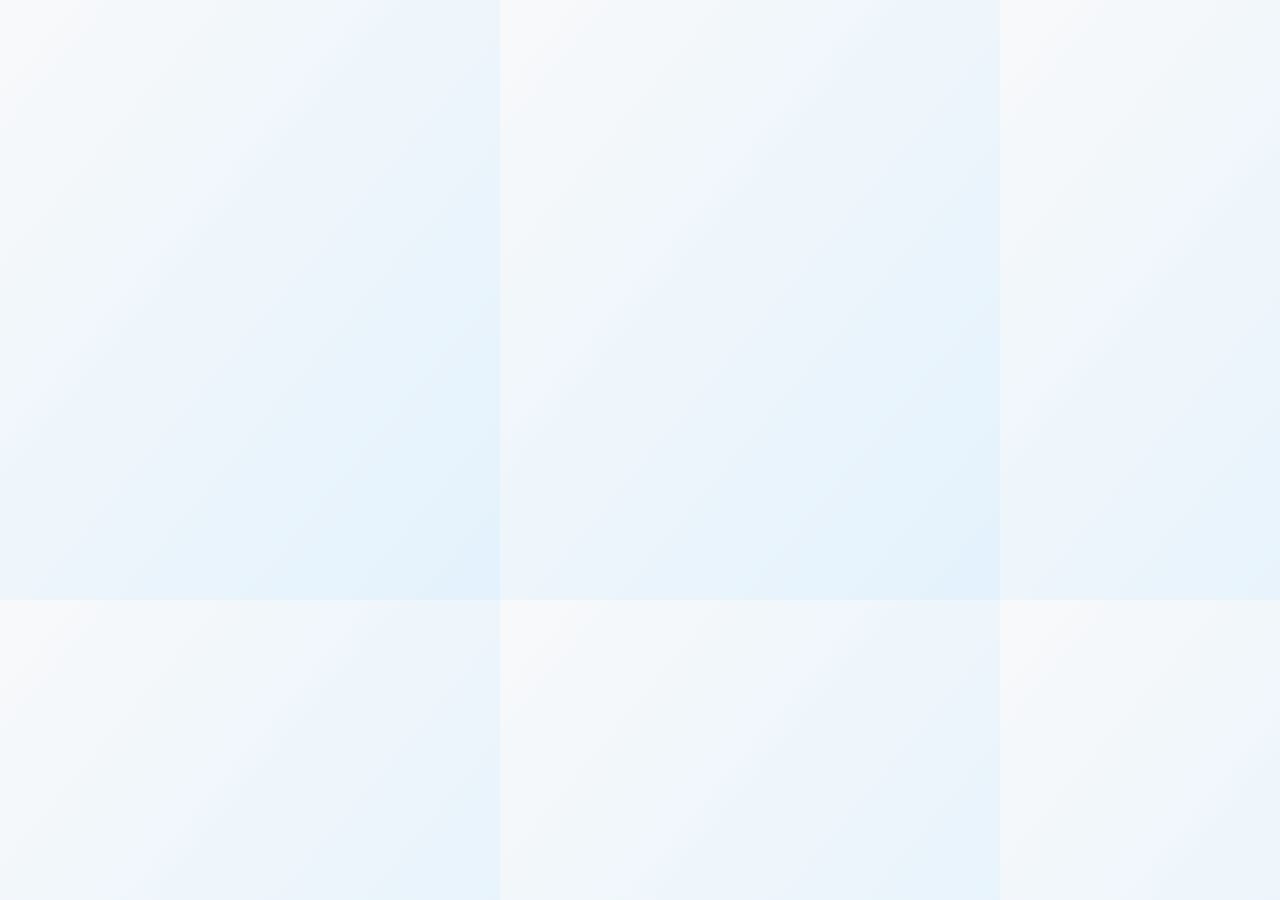
<file: index.html>
<!DOCTYPE html>
<html lang="en">

<head>
    <meta charset="UTF-8">
    <title>Daily Class Routine</title>
    <link href="https://cdn.jsdelivr.net/npm/bootstrap@5.3.3/dist/css/bootstrap.min.css" rel="stylesheet">
    <link rel="stylesheet" href="app/assets/css/style.css">
<style>
    
</style>
</head>

<body>
    
    <div class="wrapper">
        <button class="showNotification" id="showPopup">😐</button>
        <div class="page active" id="show-page-content">

        </div>
        <div class="nav-bar">
            <div class="nav-item" data-page="home">🏠 Home</div>
            <div class="nav-item" data-page="other">📚 Others</div>
            <div class="nav-item" data-page="notice">🗒️ Notice</div>
            <div class="nav-item" data-page="tools">🧰 Tools</div>
            <div class="nav-item" data-page="settings">⚙️ Settings</div>
        </div>

        <!-- Add Popup code here-->
        <div id="popupBox" class="custom-popup">
            <span class="close-btn" id="closePopup">&times;</span>
            <h5 class="mb-2">Heads Up! 🚀</h5>
            <p>
                Sometimes things might not work as expected. If you notice an issue and know how to fix it, you're more than welcome to help out!  
                <br><br>
                👉 <a href="https://github.com/sajedulisakib-001/AIUB_Portal_helper" target="_blank">Click here to visit the GitHub page</a>
            </p>
        </div>
       



    </div>
     <!-- Add Popup code here-->
    <div id="init-data-load" class="custom-popup">
        <h4 class="mb-2" style="font-weight: bold;">Welcome 👋</h4>
        <p>
            It looks like you've just installed the extension. Please click the button and wait while the data is being extracted from the portal.
            <br>
            <button class="btn btn-primary mt-3" id="initDataLoadBtn">Load Data</button>
        </p>
    </div>
     <!-- Add Popup code here-->
    <div id="init-data-loading" class="custom-popup">
        <div class="spinner-border text-primary" role="status">
            <span class="visually-hidden">Loading...</span>
        </div>
        <br>
        <h5>Loading...</h5>
    </div>
    <script src="app/assets/js/index.js" type="module"></script>
    
</body>

</html>
</file>
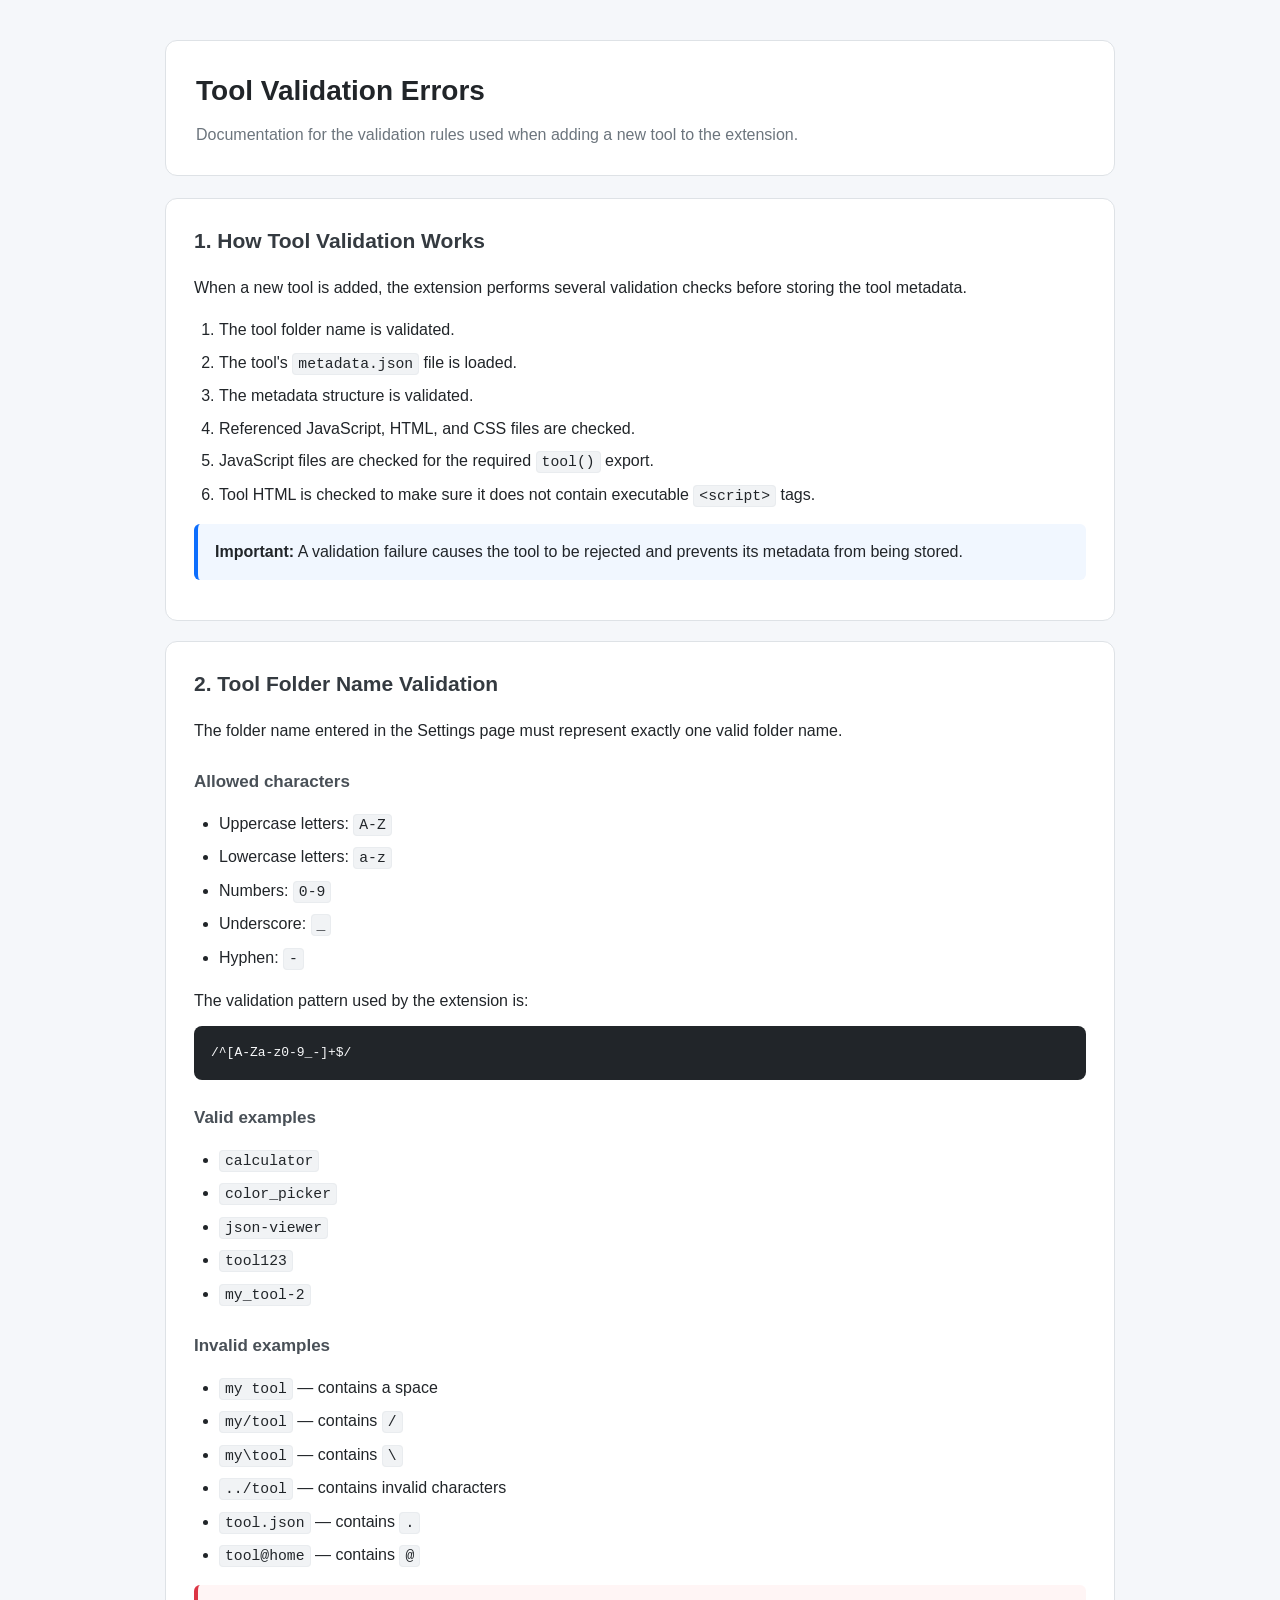
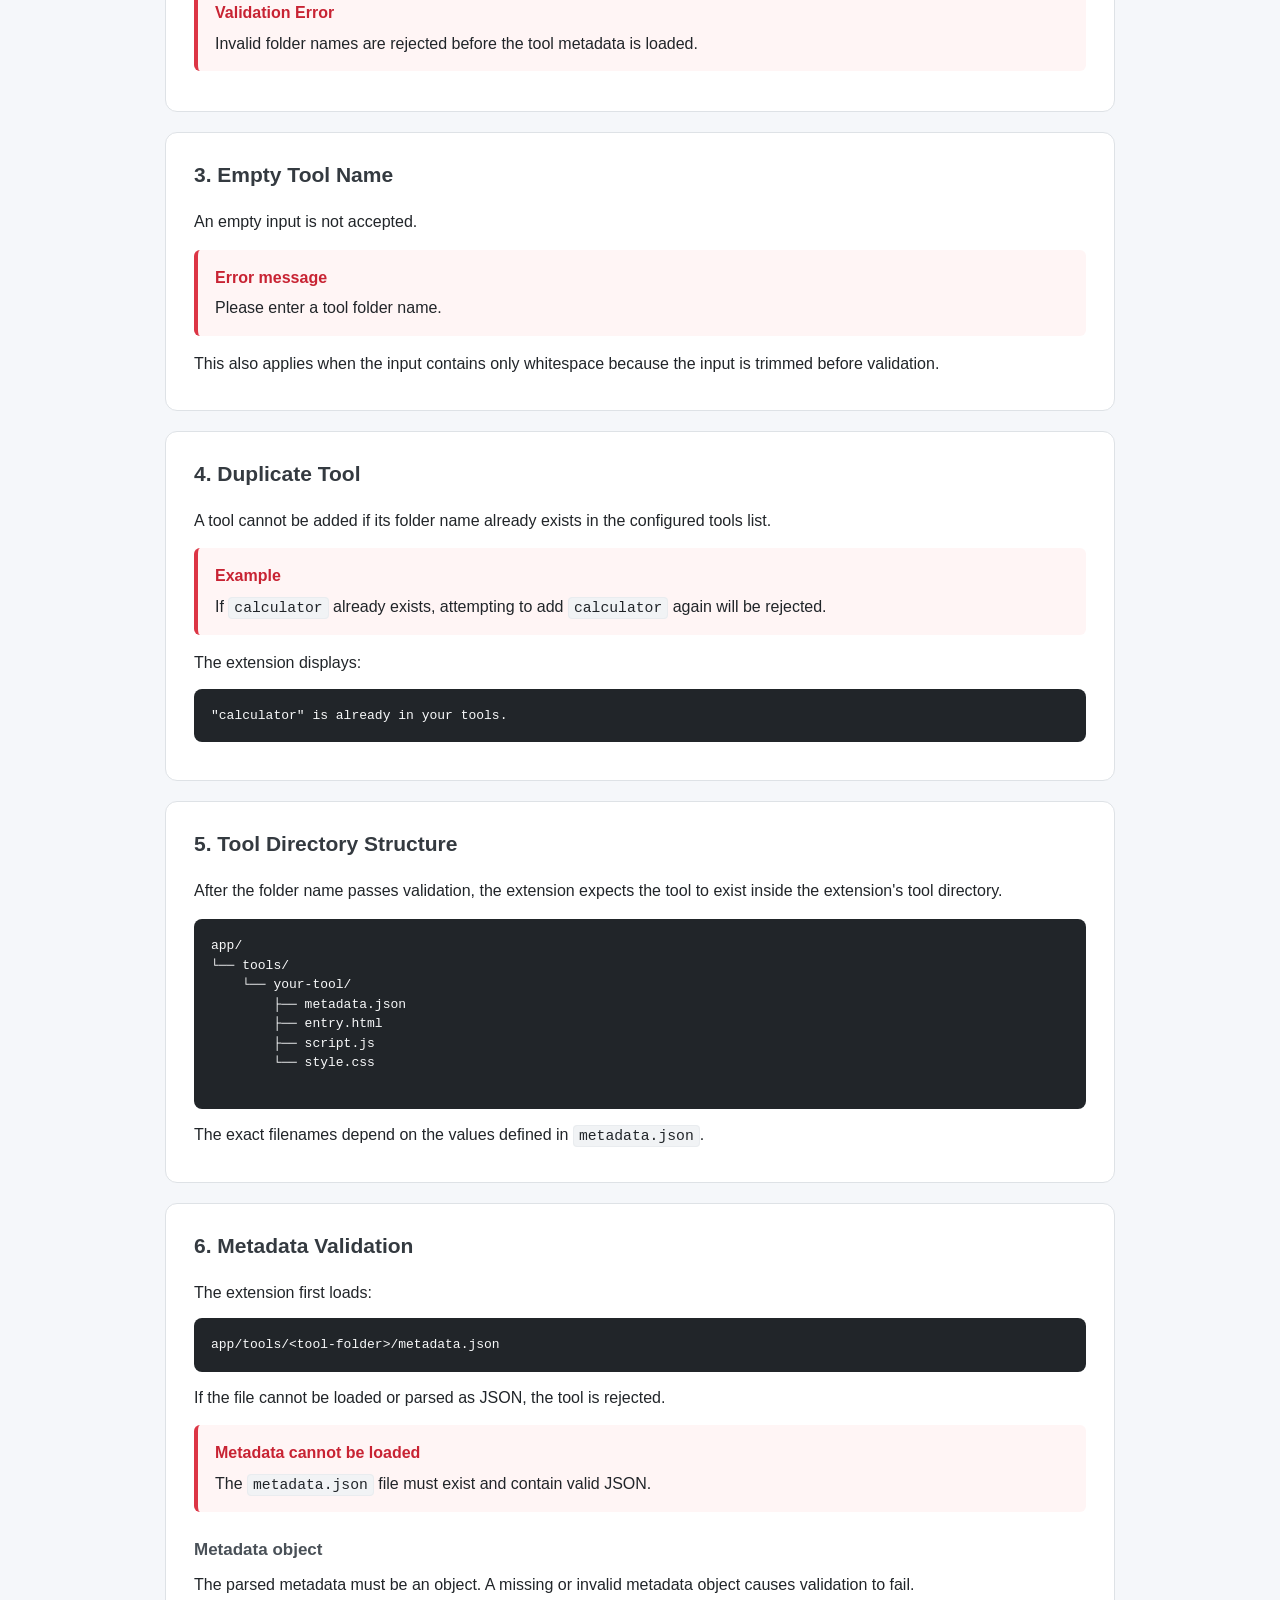
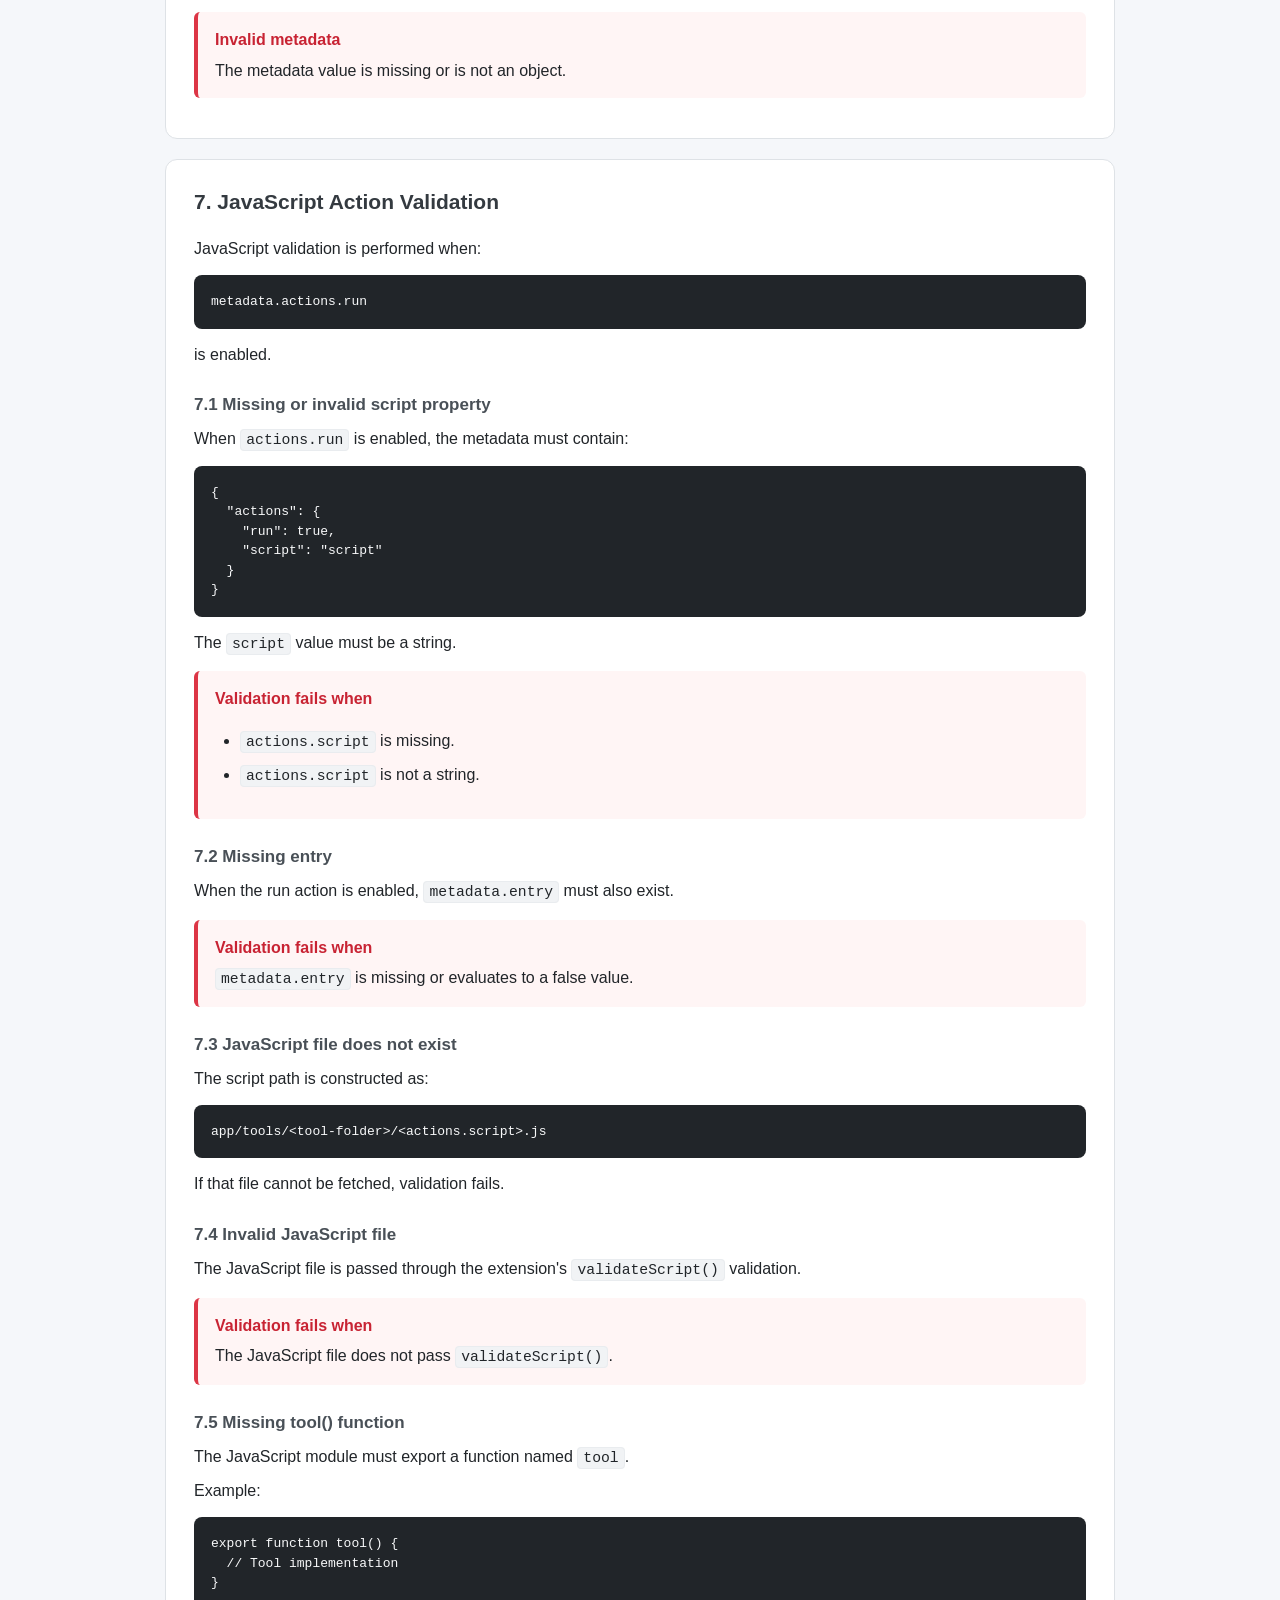
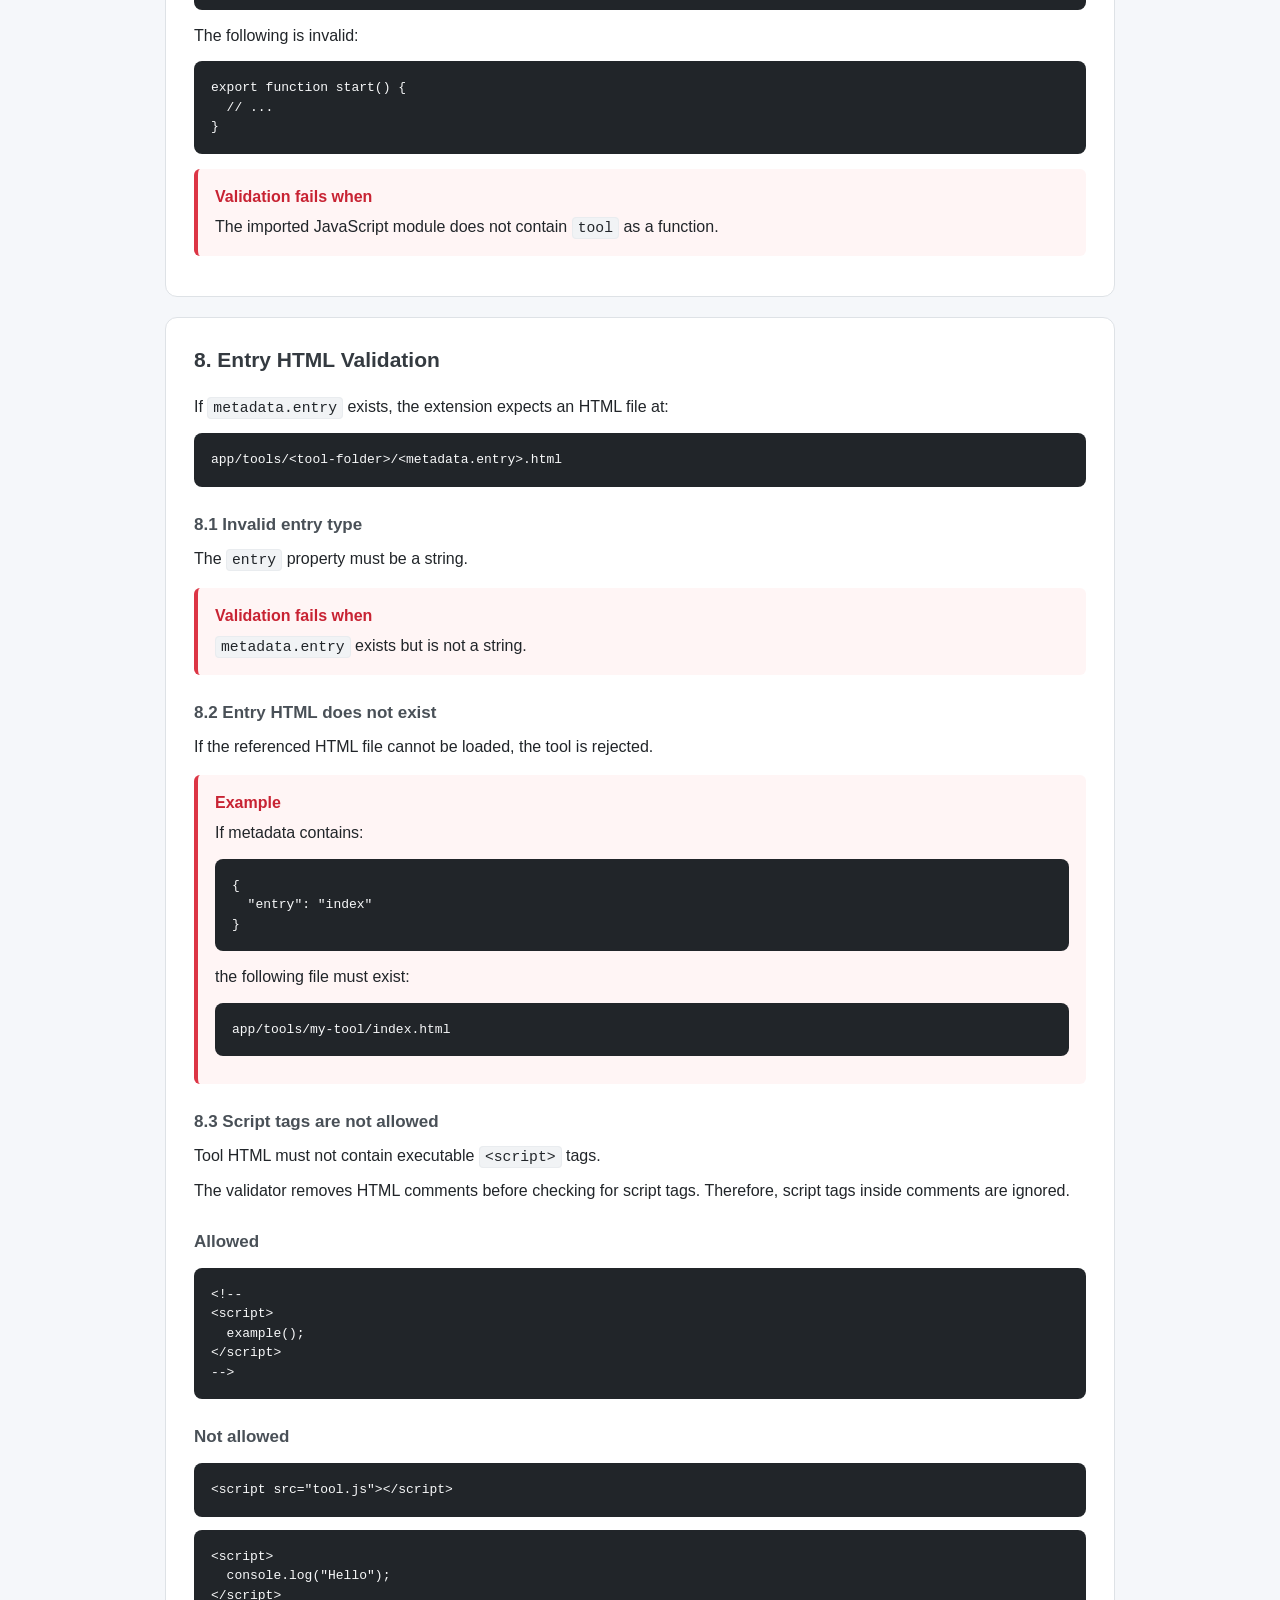
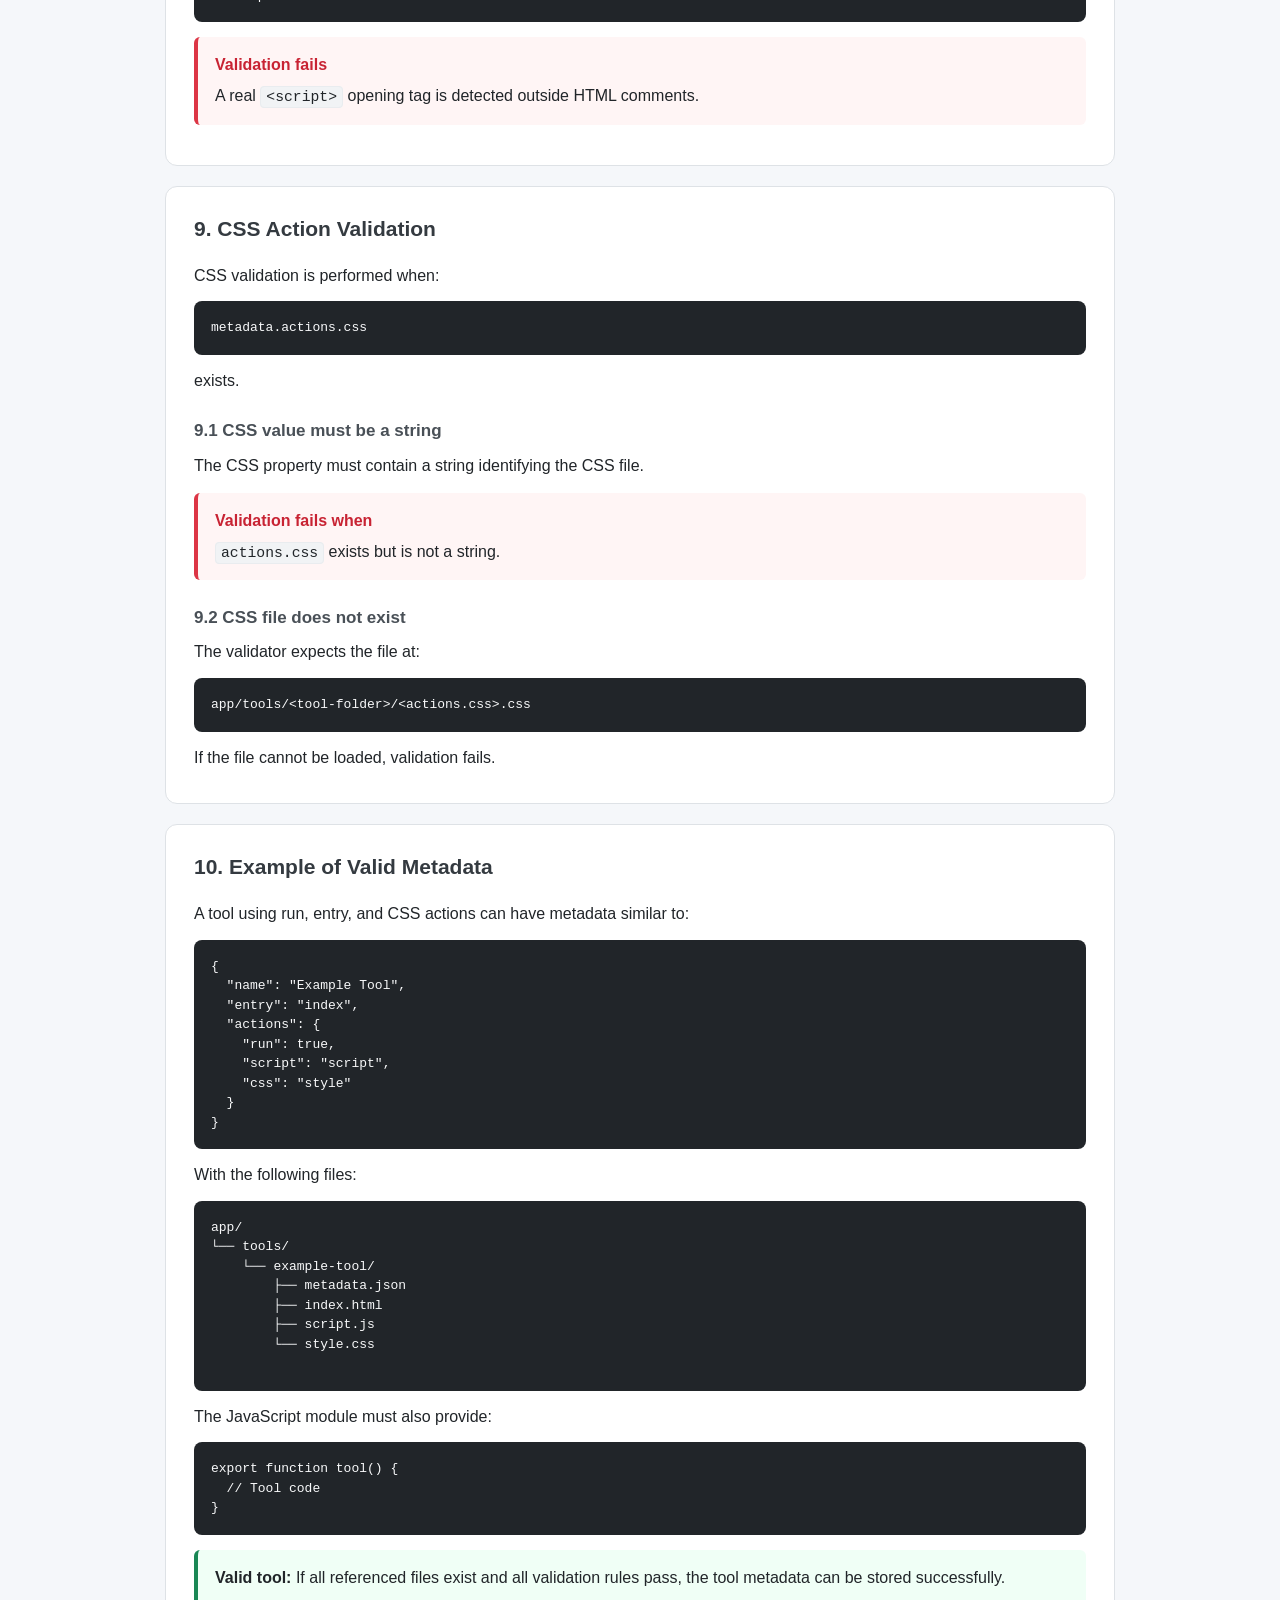
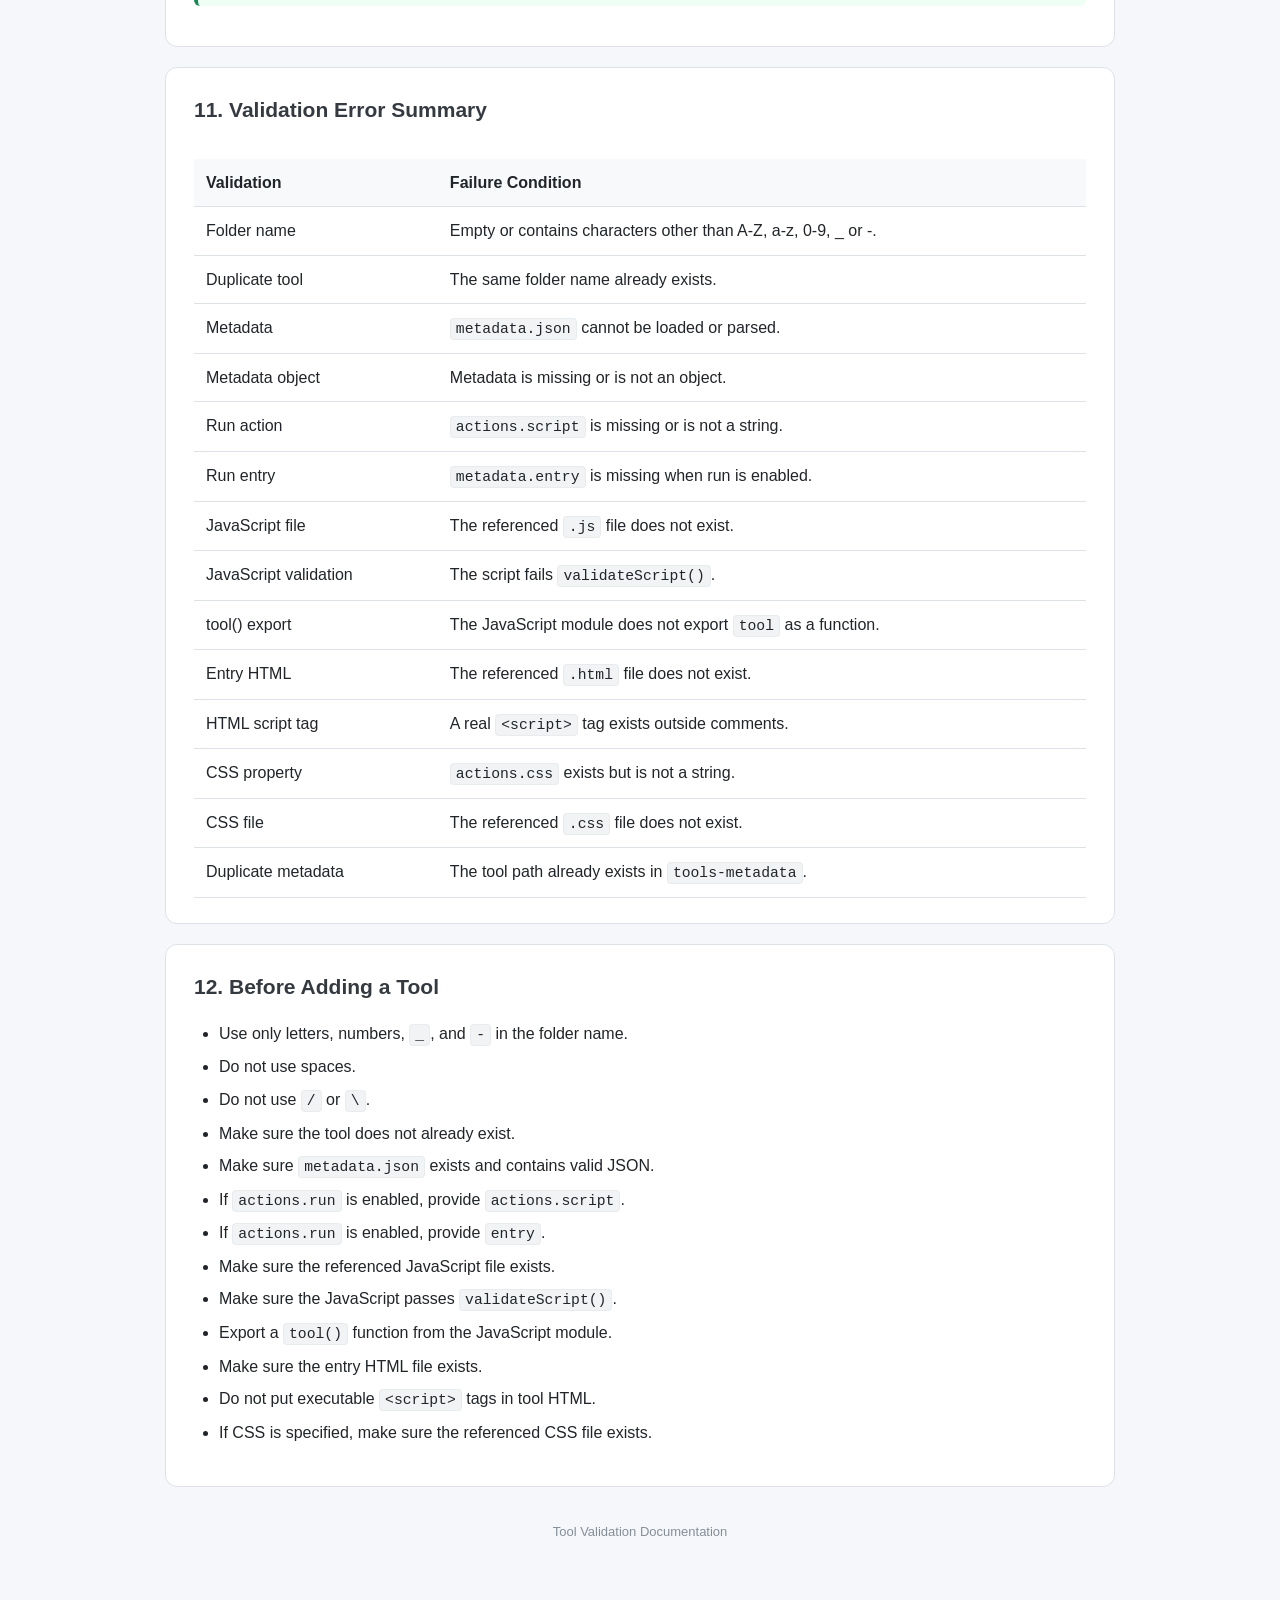
<file: app/pages/other/validationError.html>
<!DOCTYPE html>
<html lang="en">
<head>
  <meta charset="UTF-8">
  <meta name="viewport" content="width=device-width, initial-scale=1.0">

  <title>Tool Validation Errors</title>

  <style>
    * {
      box-sizing: border-box;
    }

    body {
      margin: 0;
      padding: 0;
      font-family: -apple-system, BlinkMacSystemFont, "Segoe UI", Roboto,
        Helvetica, Arial, sans-serif;
      background: #f5f7fa;
      color: #212529;
      line-height: 1.6;
    }

    .container {
      width: min(950px, calc(100% - 32px));
      margin: 40px auto;
    }

    .header {
      background: #ffffff;
      border: 1px solid #dee2e6;
      border-radius: 12px;
      padding: 28px 30px;
      margin-bottom: 22px;
    }

    .header h1 {
      margin: 0 0 8px;
      font-size: 28px;
      color: #212529;
    }

    .header p {
      margin: 0;
      color: #6c757d;
    }

    .section {
      background: #ffffff;
      border: 1px solid #dee2e6;
      border-radius: 12px;
      padding: 25px 28px;
      margin-bottom: 20px;
    }

    .section h2 {
      margin-top: 0;
      font-size: 21px;
      color: #343a40;
    }

    .section h3 {
      font-size: 17px;
      margin-top: 24px;
      margin-bottom: 8px;
      color: #495057;
    }

    .section p {
      margin: 8px 0;
    }

    .error {
      border-left: 4px solid #dc3545;
      background: #fff5f5;
      padding: 15px 17px;
      margin: 15px 0;
      border-radius: 6px;
    }

    .error-title {
      font-weight: 600;
      color: #c82333;
      margin-bottom: 5px;
    }

    .success {
      border-left: 4px solid #198754;
      background: #f0fff6;
      padding: 15px 17px;
      margin: 15px 0;
      border-radius: 6px;
    }

    .info {
      border-left: 4px solid #0d6efd;
      background: #f1f7ff;
      padding: 15px 17px;
      margin: 15px 0;
      border-radius: 6px;
    }

    code {
      background: #f1f3f5;
      border: 1px solid #e9ecef;
      border-radius: 4px;
      padding: 2px 5px;
      font-family: ui-monospace, SFMono-Regular, Menlo, Monaco, Consolas,
        "Liberation Mono", monospace;
      font-size: 0.92em;
    }

    pre {
      background: #212529;
      color: #f8f9fa;
      padding: 17px;
      border-radius: 8px;
      overflow-x: auto;
      line-height: 1.5;
      font-size: 13px;
    }

    ul,
    ol {
      padding-left: 25px;
    }

    li {
      margin: 7px 0;
    }

    .table-wrapper {
      overflow-x: auto;
    }

    table {
      width: 100%;
      border-collapse: collapse;
      margin-top: 15px;
    }

    th,
    td {
      text-align: left;
      padding: 11px 12px;
      border-bottom: 1px solid #dee2e6;
      vertical-align: top;
    }

    th {
      background: #f8f9fa;
      font-weight: 600;
    }

    .badge {
      display: inline-block;
      padding: 3px 8px;
      border-radius: 20px;
      font-size: 12px;
      font-weight: 600;
    }

    .badge-required {
      background: #ffe3e3;
      color: #c92a2a;
    }

    .badge-optional {
      background: #e7f5ff;
      color: #1864ab;
    }

    .structure {
      margin-top: 15px;
    }

    .footer {
      text-align: center;
      color: #868e96;
      font-size: 13px;
      padding: 15px 0 30px;
    }
  </style>
</head>

<body>

  <main class="container">

    <header class="header">
      <h1>Tool Validation Errors</h1>
      <p>
        Documentation for the validation rules used when adding a new tool
        to the extension.
      </p>
    </header>


    <!-- ========================================================= -->
    <!-- 1. OVERVIEW -->
    <!-- ========================================================= -->

    <section class="section">
      <h2>1. How Tool Validation Works</h2>

      <p>
        When a new tool is added, the extension performs several validation
        checks before storing the tool metadata.
      </p>

      <ol>
        <li>The tool folder name is validated.</li>
        <li>The tool's <code>metadata.json</code> file is loaded.</li>
        <li>The metadata structure is validated.</li>
        <li>Referenced JavaScript, HTML, and CSS files are checked.</li>
        <li>JavaScript files are checked for the required <code>tool()</code> export.</li>
        <li>Tool HTML is checked to make sure it does not contain executable
          <code>&lt;script&gt;</code> tags.</li>
      </ol>

      <div class="info">
        <strong>Important:</strong>
        A validation failure causes the tool to be rejected and prevents its
        metadata from being stored.
      </div>
    </section>


    <!-- ========================================================= -->
    <!-- 2. FOLDER NAME -->
    <!-- ========================================================= -->

    <section class="section">
      <h2>2. Tool Folder Name Validation</h2>

      <p>
        The folder name entered in the Settings page must represent exactly
        one valid folder name.
      </p>

      <h3>Allowed characters</h3>

      <ul>
        <li>Uppercase letters: <code>A-Z</code></li>
        <li>Lowercase letters: <code>a-z</code></li>
        <li>Numbers: <code>0-9</code></li>
        <li>Underscore: <code>_</code></li>
        <li>Hyphen: <code>-</code></li>
      </ul>

      <p>
        The validation pattern used by the extension is:
      </p>

      <pre>/^[A-Za-z0-9_-]+$/</pre>

      <h3>Valid examples</h3>

      <ul>
        <li><code>calculator</code></li>
        <li><code>color_picker</code></li>
        <li><code>json-viewer</code></li>
        <li><code>tool123</code></li>
        <li><code>my_tool-2</code></li>
      </ul>

      <h3>Invalid examples</h3>

      <ul>
        <li><code>my tool</code> — contains a space</li>
        <li><code>my/tool</code> — contains <code>/</code></li>
        <li><code>my\tool</code> — contains <code>\</code></li>
        <li><code>../tool</code> — contains invalid characters</li>
        <li><code>tool.json</code> — contains <code>.</code></li>
        <li><code>tool@home</code> — contains <code>@</code></li>
      </ul>

      <div class="error">
        <div class="error-title">Validation Error</div>
        Invalid folder names are rejected before the tool metadata is loaded.
      </div>
    </section>


    <!-- ========================================================= -->
    <!-- 3. EMPTY -->
    <!-- ========================================================= -->

    <section class="section">
      <h2>3. Empty Tool Name</h2>

      <p>
        An empty input is not accepted.
      </p>

      <div class="error">
        <div class="error-title">Error message</div>
        Please enter a tool folder name.
      </div>

      <p>
        This also applies when the input contains only whitespace because the
        input is trimmed before validation.
      </p>
    </section>


    <!-- ========================================================= -->
    <!-- 4. DUPLICATE -->
    <!-- ========================================================= -->

    <section class="section">
      <h2>4. Duplicate Tool</h2>

      <p>
        A tool cannot be added if its folder name already exists in the
        configured tools list.
      </p>

      <div class="error">
        <div class="error-title">Example</div>
        If <code>calculator</code> already exists, attempting to add
        <code>calculator</code> again will be rejected.
      </div>

      <p>
        The extension displays:
      </p>

      <pre>"calculator" is already in your tools.</pre>
    </section>


    <!-- ========================================================= -->
    <!-- 5. TOOL STRUCTURE -->
    <!-- ========================================================= -->

    <section class="section">
      <h2>5. Tool Directory Structure</h2>

      <p>
        After the folder name passes validation, the extension expects the
        tool to exist inside the extension's tool directory.
      </p>

      <div class="structure">
        <pre>
app/
└── tools/
    └── your-tool/
        ├── metadata.json
        ├── entry.html
        ├── script.js
        └── style.css
        </pre>
      </div>

      <p>
        The exact filenames depend on the values defined in
        <code>metadata.json</code>.
      </p>
    </section>


    <!-- ========================================================= -->
    <!-- 6. METADATA -->
    <!-- ========================================================= -->

    <section class="section">
      <h2>6. Metadata Validation</h2>

      <p>
        The extension first loads:
      </p>

      <pre>app/tools/&lt;tool-folder&gt;/metadata.json</pre>

      <p>
        If the file cannot be loaded or parsed as JSON, the tool is rejected.
      </p>

      <div class="error">
        <div class="error-title">Metadata cannot be loaded</div>
        The <code>metadata.json</code> file must exist and contain valid JSON.
      </div>

      <h3>Metadata object</h3>

      <p>
        The parsed metadata must be an object. A missing or invalid metadata
        object causes validation to fail.
      </p>

      <div class="error">
        <div class="error-title">Invalid metadata</div>
        The metadata value is missing or is not an object.
      </div>
    </section>


    <!-- ========================================================= -->
    <!-- 7. RUN ACTION -->
    <!-- ========================================================= -->

    <section class="section">
      <h2>7. JavaScript Action Validation</h2>

      <p>
        JavaScript validation is performed when:
      </p>

      <pre>metadata.actions.run</pre>

      <p>
        is enabled.
      </p>

      <h3>7.1 Missing or invalid script property</h3>

      <p>
        When <code>actions.run</code> is enabled, the metadata must contain:
      </p>

      <pre>{
  "actions": {
    "run": true,
    "script": "script"
  }
}</pre>

      <p>
        The <code>script</code> value must be a string.
      </p>

      <div class="error">
        <div class="error-title">Validation fails when</div>
        <ul>
          <li><code>actions.script</code> is missing.</li>
          <li><code>actions.script</code> is not a string.</li>
        </ul>
      </div>


      <h3>7.2 Missing entry</h3>

      <p>
        When the run action is enabled, <code>metadata.entry</code> must also
        exist.
      </p>

      <div class="error">
        <div class="error-title">Validation fails when</div>
        <code>metadata.entry</code> is missing or evaluates to a false value.
      </div>


      <h3>7.3 JavaScript file does not exist</h3>

      <p>
        The script path is constructed as:
      </p>

      <pre>app/tools/&lt;tool-folder&gt;/&lt;actions.script&gt;.js</pre>

      <p>
        If that file cannot be fetched, validation fails.
      </p>


      <h3>7.4 Invalid JavaScript file</h3>

      <p>
        The JavaScript file is passed through the extension's
        <code>validateScript()</code> validation.
      </p>

      <div class="error">
        <div class="error-title">Validation fails when</div>
        The JavaScript file does not pass <code>validateScript()</code>.
      </div>


      <h3>7.5 Missing tool() function</h3>

      <p>
        The JavaScript module must export a function named
        <code>tool</code>.
      </p>

      <p>
        Example:
      </p>

      <pre>export function tool() {
  // Tool implementation
}</pre>

      <p>
        The following is invalid:
      </p>

      <pre>export function start() {
  // ...
}</pre>

      <div class="error">
        <div class="error-title">Validation fails when</div>
        The imported JavaScript module does not contain
        <code>tool</code> as a function.
      </div>
    </section>


    <!-- ========================================================= -->
    <!-- 8. ENTRY HTML -->
    <!-- ========================================================= -->

    <section class="section">
      <h2>8. Entry HTML Validation</h2>

      <p>
        If <code>metadata.entry</code> exists, the extension expects an HTML
        file at:
      </p>

      <pre>app/tools/&lt;tool-folder&gt;/&lt;metadata.entry&gt;.html</pre>


      <h3>8.1 Invalid entry type</h3>

      <p>
        The <code>entry</code> property must be a string.
      </p>

      <div class="error">
        <div class="error-title">Validation fails when</div>
        <code>metadata.entry</code> exists but is not a string.
      </div>


      <h3>8.2 Entry HTML does not exist</h3>

      <p>
        If the referenced HTML file cannot be loaded, the tool is rejected.
      </p>

      <div class="error">
        <div class="error-title">Example</div>

        If metadata contains:
        <pre>{
  "entry": "index"
}</pre>

        the following file must exist:

        <pre>app/tools/my-tool/index.html</pre>
      </div>


      <h3>8.3 Script tags are not allowed</h3>

      <p>
        Tool HTML must not contain executable
        <code>&lt;script&gt;</code> tags.
      </p>

      <p>
        The validator removes HTML comments before checking for script tags.
        Therefore, script tags inside comments are ignored.
      </p>

      <h3>Allowed</h3>

      <pre>&lt;!--
&lt;script&gt;
  example();
&lt;/script&gt;
--&gt;</pre>

      <h3>Not allowed</h3>

      <pre>&lt;script src="tool.js"&gt;&lt;/script&gt;</pre>

      <pre>&lt;script&gt;
  console.log("Hello");
&lt;/script&gt;</pre>

      <div class="error">
        <div class="error-title">Validation fails</div>
        A real <code>&lt;script&gt;</code> opening tag is detected outside
        HTML comments.
      </div>
    </section>


    <!-- ========================================================= -->
    <!-- 9. CSS -->
    <!-- ========================================================= -->

    <section class="section">
      <h2>9. CSS Action Validation</h2>

      <p>
        CSS validation is performed when:
      </p>

      <pre>metadata.actions.css</pre>

      <p>
        exists.
      </p>


      <h3>9.1 CSS value must be a string</h3>

      <p>
        The CSS property must contain a string identifying the CSS file.
      </p>

      <div class="error">
        <div class="error-title">Validation fails when</div>
        <code>actions.css</code> exists but is not a string.
      </div>


      <h3>9.2 CSS file does not exist</h3>

      <p>
        The validator expects the file at:
      </p>

      <pre>app/tools/&lt;tool-folder&gt;/&lt;actions.css&gt;.css</pre>

      <p>
        If the file cannot be loaded, validation fails.
      </p>
    </section>


    <!-- ========================================================= -->
    <!-- 10. COMPLETE EXAMPLE -->
    <!-- ========================================================= -->

    <section class="section">
      <h2>10. Example of Valid Metadata</h2>

      <p>
        A tool using run, entry, and CSS actions can have metadata similar to:
      </p>

      <pre>{
  "name": "Example Tool",
  "entry": "index",
  "actions": {
    "run": true,
    "script": "script",
    "css": "style"
  }
}</pre>

      <p>
        With the following files:
      </p>

      <pre>
app/
└── tools/
    └── example-tool/
        ├── metadata.json
        ├── index.html
        ├── script.js
        └── style.css
      </pre>

      <p>
        The JavaScript module must also provide:
      </p>

      <pre>export function tool() {
  // Tool code
}</pre>

      <div class="success">
        <strong>Valid tool:</strong>
        If all referenced files exist and all validation rules pass, the tool
        metadata can be stored successfully.
      </div>
    </section>


    <!-- ========================================================= -->
    <!-- 11. ERROR SUMMARY -->
    <!-- ========================================================= -->

    <section class="section">
      <h2>11. Validation Error Summary</h2>

      <div class="table-wrapper">
        <table>
          <thead>
            <tr>
              <th>Validation</th>
              <th>Failure Condition</th>
            </tr>
          </thead>

          <tbody>
            <tr>
              <td>Folder name</td>
              <td>Empty or contains characters other than A-Z, a-z, 0-9, _ or -.</td>
            </tr>

            <tr>
              <td>Duplicate tool</td>
              <td>The same folder name already exists.</td>
            </tr>

            <tr>
              <td>Metadata</td>
              <td><code>metadata.json</code> cannot be loaded or parsed.</td>
            </tr>

            <tr>
              <td>Metadata object</td>
              <td>Metadata is missing or is not an object.</td>
            </tr>

            <tr>
              <td>Run action</td>
              <td><code>actions.script</code> is missing or is not a string.</td>
            </tr>

            <tr>
              <td>Run entry</td>
              <td><code>metadata.entry</code> is missing when run is enabled.</td>
            </tr>

            <tr>
              <td>JavaScript file</td>
              <td>The referenced <code>.js</code> file does not exist.</td>
            </tr>

            <tr>
              <td>JavaScript validation</td>
              <td>The script fails <code>validateScript()</code>.</td>
            </tr>

            <tr>
              <td>tool() export</td>
              <td>The JavaScript module does not export <code>tool</code> as a function.</td>
            </tr>

            <tr>
              <td>Entry HTML</td>
              <td>The referenced <code>.html</code> file does not exist.</td>
            </tr>

            <tr>
              <td>HTML script tag</td>
              <td>A real <code>&lt;script&gt;</code> tag exists outside comments.</td>
            </tr>

            <tr>
              <td>CSS property</td>
              <td><code>actions.css</code> exists but is not a string.</td>
            </tr>

            <tr>
              <td>CSS file</td>
              <td>The referenced <code>.css</code> file does not exist.</td>
            </tr>

            <tr>
              <td>Duplicate metadata</td>
              <td>The tool path already exists in <code>tools-metadata</code>.</td>
            </tr>
          </tbody>
        </table>
      </div>
    </section>


    <!-- ========================================================= -->
    <!-- 12. QUICK CHECKLIST -->
    <!-- ========================================================= -->

    <section class="section">
      <h2>12. Before Adding a Tool</h2>

      <ul>
        <li>Use only letters, numbers, <code>_</code>, and <code>-</code> in the folder name.</li>
        <li>Do not use spaces.</li>
        <li>Do not use <code>/</code> or <code>\</code>.</li>
        <li>Make sure the tool does not already exist.</li>
        <li>Make sure <code>metadata.json</code> exists and contains valid JSON.</li>
        <li>If <code>actions.run</code> is enabled, provide <code>actions.script</code>.</li>
        <li>If <code>actions.run</code> is enabled, provide <code>entry</code>.</li>
        <li>Make sure the referenced JavaScript file exists.</li>
        <li>Make sure the JavaScript passes <code>validateScript()</code>.</li>
        <li>Export a <code>tool()</code> function from the JavaScript module.</li>
        <li>Make sure the entry HTML file exists.</li>
        <li>Do not put executable <code>&lt;script&gt;</code> tags in tool HTML.</li>
        <li>If CSS is specified, make sure the referenced CSS file exists.</li>
      </ul>
    </section>


    <footer class="footer">
      Tool Validation Documentation
    </footer>

  </main>

</body>
</html>
</file>
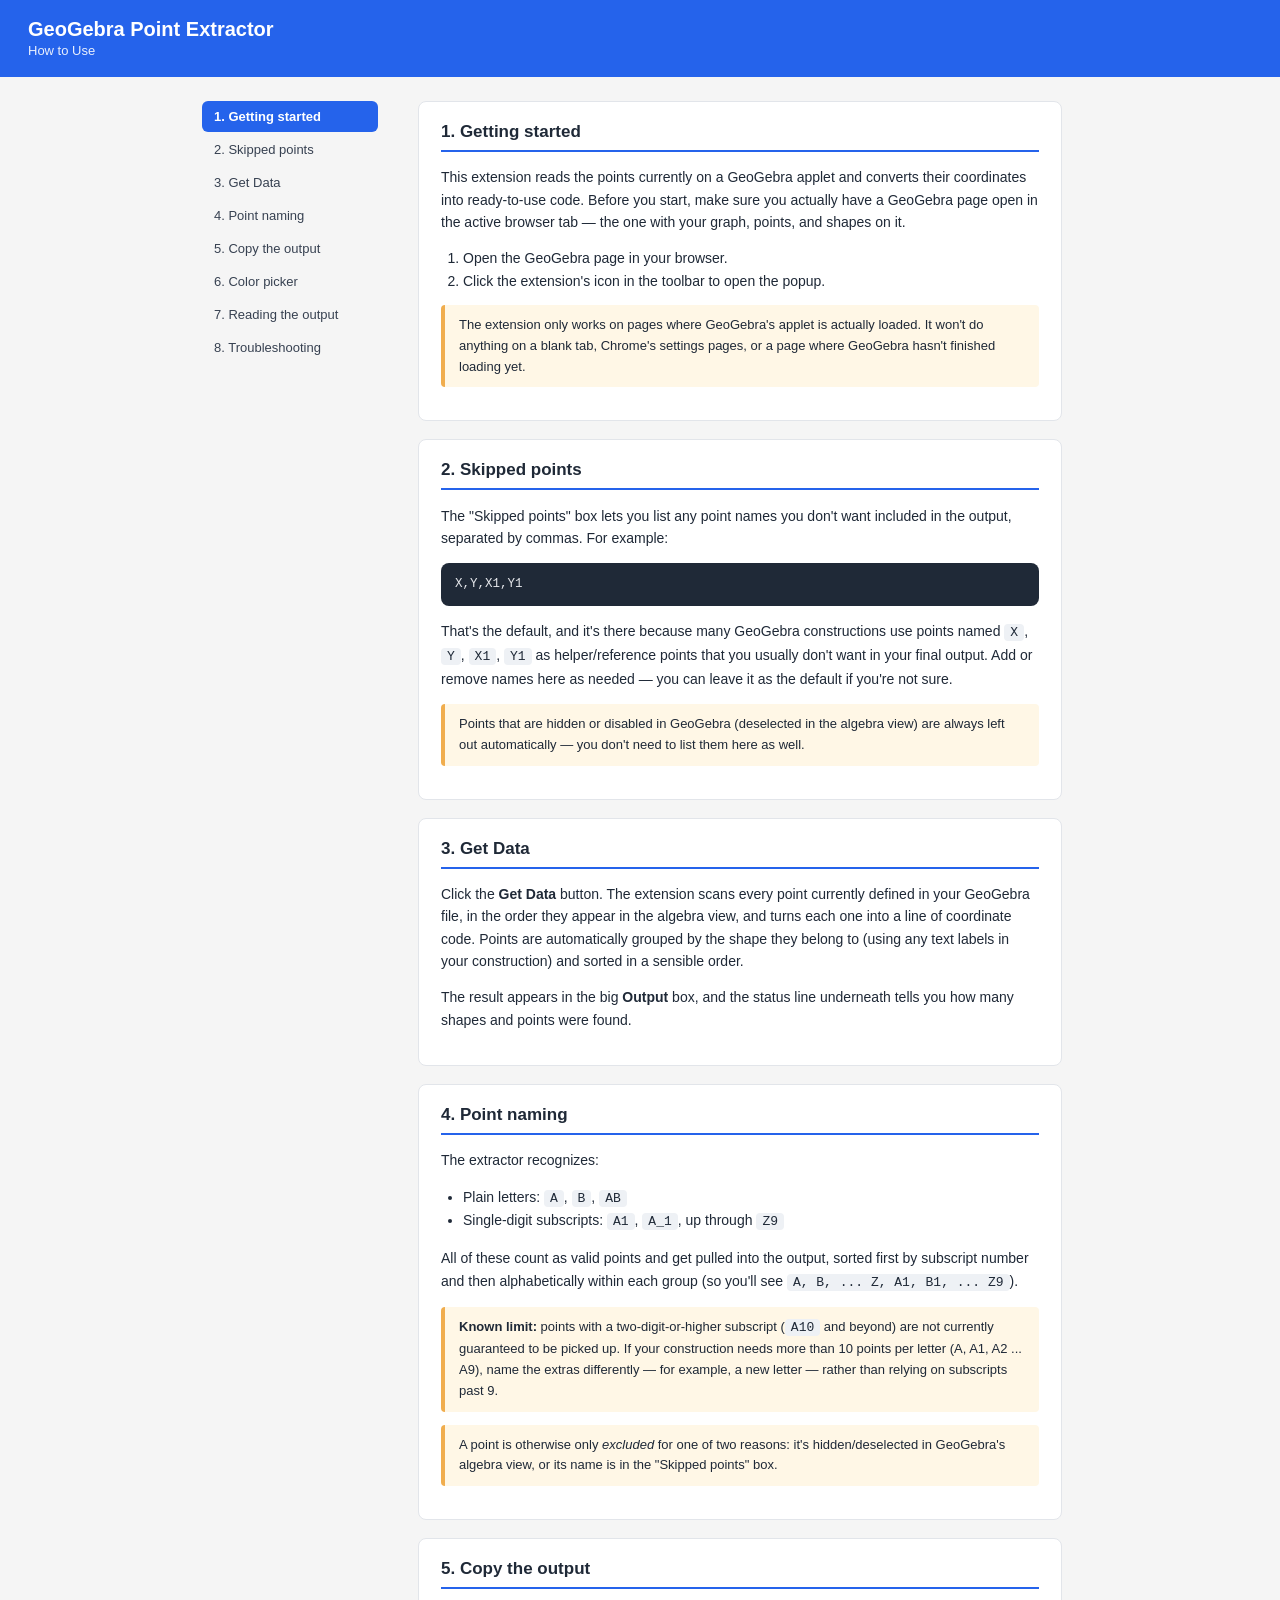
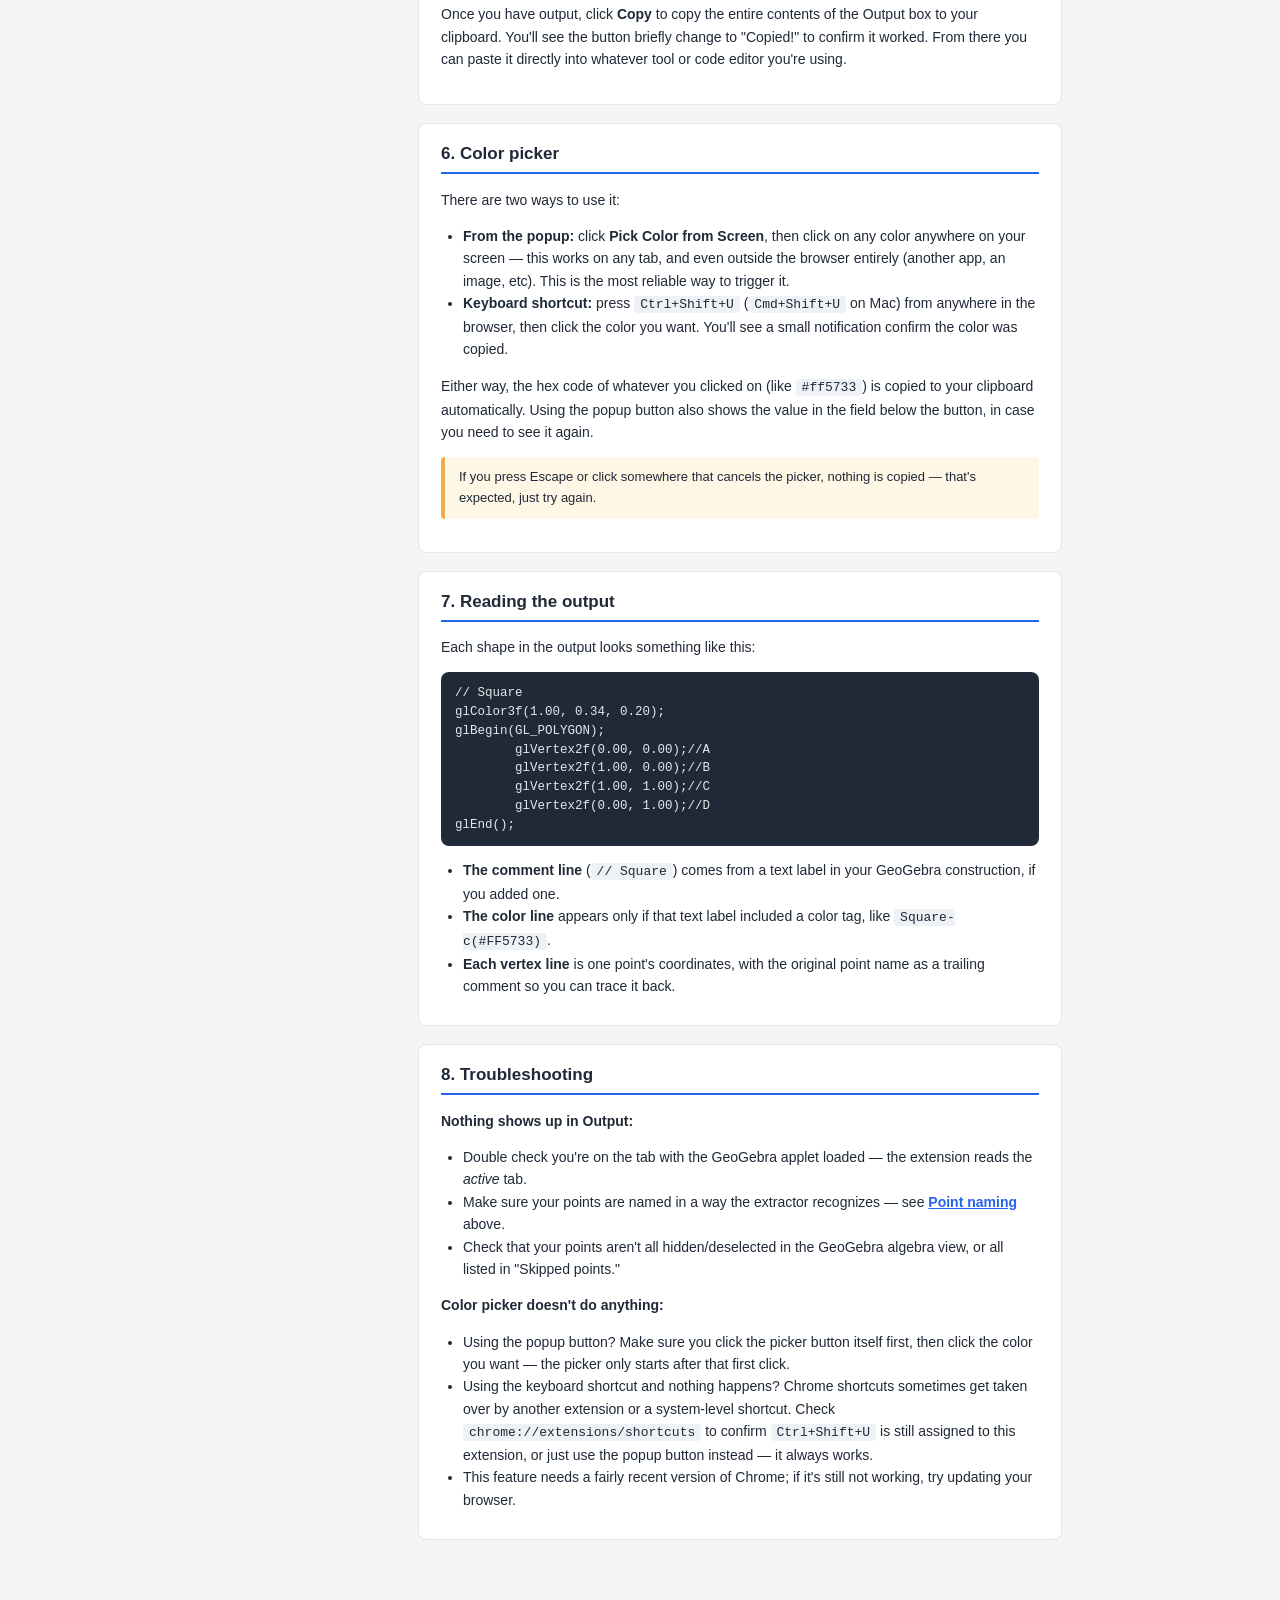
<file: app/tools/geogebra/other/help.html>
<!DOCTYPE html>
<html>
<head>
  <meta charset="UTF-8">
  <title>How to Use — GeoGebra Point Extractor</title>
  <link rel="stylesheet" href="help.css">
</head>
<body>

  <header class="topbar">
    <h1>GeoGebra Point Extractor</h1>
    <span class="subtitle">How to Use</span>
  </header>

  <div class="layout">
    <nav class="sidebar">
      <a href="#getting-started" class="nav-link">1. Getting started</a>
      <a href="#skipped-points" class="nav-link">2. Skipped points</a>
      <a href="#get-data" class="nav-link">3. Get Data</a>
      <a href="#point-naming" class="nav-link">4. Point naming</a>
      <a href="#copy" class="nav-link">5. Copy the output</a>
      <a href="#color-picker" class="nav-link">6. Color picker</a>
      <a href="#reading-output" class="nav-link">7. Reading the output</a>
      <a href="#troubleshooting" class="nav-link">8. Troubleshooting</a>
    </nav>

    <main class="content">

      <section id="getting-started">
        <h2>1. Getting started</h2>
        <p>This extension reads the points currently on a GeoGebra applet
        and converts their coordinates into ready-to-use code. Before you
        start, make sure you actually have a GeoGebra page open in the
        active browser tab — the one with your graph, points, and shapes
        on it.</p>
        <ol>
          <li>Open the GeoGebra page in your browser.</li>
          <li>Click the extension's icon in the toolbar to open the popup.</li>
        </ol>
        <p class="note">The extension only works on pages where GeoGebra's
        applet is actually loaded. It won't do anything on a blank tab,
        Chrome's settings pages, or a page where GeoGebra hasn't finished
        loading yet.</p>
      </section>

      <section id="skipped-points">
        <h2>2. Skipped points</h2>
        <p>The "Skipped points" box lets you list any point names you
        don't want included in the output, separated by commas. For
        example:</p>
        <pre>X,Y,X1,Y1</pre>
        <p>That's the default, and it's there because many GeoGebra
        constructions use points named <code>X</code>, <code>Y</code>,
        <code>X1</code>, <code>Y1</code> as helper/reference points that
        you usually don't want in your final output. Add or remove names
        here as needed — you can leave it as the default if you're not
        sure.</p>
        <p class="note">Points that are hidden or disabled in GeoGebra
        (deselected in the algebra view) are always left out automatically
        — you don't need to list them here as well.</p>
      </section>

      <section id="get-data">
        <h2>3. Get Data</h2>
        <p>Click the <strong>Get Data</strong> button. The extension scans
        every point currently defined in your GeoGebra file, in the order
        they appear in the algebra view, and turns each one into a line of
        coordinate code. Points are automatically grouped by the shape
        they belong to (using any text labels in your construction) and
        sorted in a sensible order.</p>
        <p>The result appears in the big <strong>Output</strong> box, and
        the status line underneath tells you how many shapes and points
        were found.</p>
      </section>

      <section id="point-naming">
        <h2>4. Point naming</h2>
        <p>The extractor recognizes:</p>
        <ul>
          <li>Plain letters: <code>A</code>, <code>B</code>,
          <code>AB</code></li>
          <li>Single-digit subscripts: <code>A1</code>, <code>A_1</code>,
          up through <code>Z9</code></li>
        </ul>
        <p>All of these count as valid points and get pulled into the
        output, sorted first by subscript number and then alphabetically
        within each group (so you'll see <code>A, B, ... Z, A1, B1, ...
        Z9</code>).</p>
        <p class="note"><strong>Known limit:</strong> points with a
        two-digit-or-higher subscript (<code>A10</code> and beyond) are
        not currently guaranteed to be picked up. If your construction
        needs more than 10 points per letter (A, A1, A2 ... A9), name
        the extras differently — for example, a new letter — rather than
        relying on subscripts past 9.</p>
        <p class="note">A point is otherwise only <em>excluded</em> for
        one of two reasons: it's hidden/deselected in GeoGebra's algebra
        view, or its name is in the "Skipped points" box.</p>
      </section>

      <section id="copy">
        <h2>5. Copy the output</h2>
        <p>Once you have output, click <strong>Copy</strong> to copy the
        entire contents of the Output box to your clipboard. You'll see
        the button briefly change to "Copied!" to confirm it worked. From
        there you can paste it directly into whatever tool or code editor
        you're using.</p>
      </section>

      <section id="color-picker">
        <h2>6. Color picker</h2>
        <p>There are two ways to use it:</p>
        <ul>
          <li><strong>From the popup:</strong> click <strong>Pick Color
          from Screen</strong>, then click on any color anywhere on your
          screen — this works on any tab, and even outside the browser
          entirely (another app, an image, etc). This is the most
          reliable way to trigger it.</li>
          <li><strong>Keyboard shortcut:</strong> press
          <code>Ctrl+Shift+U</code> (<code>Cmd+Shift+U</code> on Mac)
          from anywhere in the browser, then click the color you want.
          You'll see a small notification confirm the color was copied.</li>
        </ul>
        <p>Either way, the hex code of whatever you clicked on (like
        <code>#ff5733</code>) is copied to your clipboard automatically.
        Using the popup button also shows the value in the field below
        the button, in case you need to see it again.</p>
        <p class="note">If you press Escape or click somewhere that
        cancels the picker, nothing is copied — that's expected, just try
        again.</p>
      </section>

      <section id="reading-output">
        <h2>7. Reading the output</h2>
        <p>Each shape in the output looks something like this:</p>
        <pre>// Square
glColor3f(1.00, 0.34, 0.20);
glBegin(GL_POLYGON);
	glVertex2f(0.00, 0.00);//A
	glVertex2f(1.00, 0.00);//B
	glVertex2f(1.00, 1.00);//C
	glVertex2f(0.00, 1.00);//D
glEnd();</pre>
        <ul>
          <li><strong>The comment line</strong> (<code>// Square</code>)
          comes from a text label in your GeoGebra construction, if you
          added one.</li>
          <li><strong>The color line</strong> appears only if that text
          label included a color tag, like
          <code>Square-c(#FF5733)</code>.</li>
          <li><strong>Each vertex line</strong> is one point's coordinates,
          with the original point name as a trailing comment so you can
          trace it back.</li>
        </ul>
      </section>

      <section id="troubleshooting">
        <h2>8. Troubleshooting</h2>
        <p><strong>Nothing shows up in Output:</strong></p>
        <ul>
          <li>Double check you're on the tab with the GeoGebra applet
          loaded — the extension reads the <em>active</em> tab.</li>
          <li>Make sure your points are named in a way the extractor
          recognizes — see <a href="#point-naming">Point naming</a>
          above.</li>
          <li>Check that your points aren't all hidden/deselected in the
          GeoGebra algebra view, or all listed in "Skipped points."</li>
        </ul>
        <p><strong>Color picker doesn't do anything:</strong></p>
        <ul>
          <li>Using the popup button? Make sure you click the picker
          button itself first, then click the color you want — the
          picker only starts after that first click.</li>
          <li>Using the keyboard shortcut and nothing happens? Chrome
          shortcuts sometimes get taken over by another extension or a
          system-level shortcut. Check <code>chrome://extensions/shortcuts</code>
          to confirm <code>Ctrl+Shift+U</code> is still assigned to this
          extension, or just use the popup button instead — it always
          works.</li>
          <li>This feature needs a fairly recent version of Chrome; if
          it's still not working, try updating your browser.</li>
        </ul>
      </section>
    </main>
  </div>

  <script src="help.js"></script>
</body>
</html>
</file>
<file: app/assets/css/style.css>
html,
body {
    width: 500px;
    height: 600px;
    margin: 0;
    padding: 0;
    border-radius: 20px;
    font-family: 'Segoe UI', sans-serif;
    background: linear-gradient(to bottom right, #f8f9fa, #e3f2fd);
    overflow: hidden;
}

.wrapper {
    display: none;
    flex-direction: column;
    height: 100%;
    padding: 10px;
    box-sizing: border-box;
}
.wrapper.show{
    display: flex;
}

.header {
    text-align: center;
}

.header h2 {
    font-size: 20px;
    color: #007bff;
}

.page {
    flex: 1;
    overflow: none;
    display: none;
    opacity: 0;
    transform: translateY(10px);
    transition: opacity 0.3s ease, transform 0.3s ease;
}

.page.active {
    display: block;
    opacity: 1;
    transform: translateY(0);
}

.routine-box {
    background-color: transparent;
    padding: 10px;
    display: flex;
    flex-direction: column;
    gap: 12px;
    overflow-y: auto;
}

.routine-item {
    background: linear-gradient(135deg, #ffffff, #e3f2fd);
    border-left: 5px solid #007bff;
    border-radius: 12px;
    padding: 12px 16px;
    box-shadow: 0 2px 6px rgba(0, 0, 0, 0.08);
    transition: transform 0.2s ease, box-shadow 0.2s ease;
}

.routine-item:hover {
    transform: scale(1.02);
    box-shadow: 0 4px 12px rgba(0, 0, 0, 0.15);
}

.routine-item::before {
    /* content: "\1F4D8 "; */
    font-size: 16px;
    margin-right: 4px;
    color: #007bff;
}

.routine-item span {
    display: block;
    font-size: 14px;
    color: #333;
}

.routine-item .time {
    font-weight: bold;
    color: #007bff;
}

.routine-item .subject {
    font-size: 15px;
    margin-top: 2px;
}

.button-group {
    margin-top: auto;
    display: flex;
    gap: 10px;
    justify-content: center;
    margin-bottom: 10px;
}

.button-group button {
    flex: 1;
    padding: 10px;
    font-size: 14px;
    border-radius: 8px;
    border: none;
    background-color: #007bff;
    color: white;
    transition: background-color 0.3s ease;
}

.button-group button:hover {
    background-color: #0056b3;
}

.nav-bar {
    height: 50px;
    background-color: #ffffff;
    border-top: 1px solid #ddd;
    display: flex;
    justify-content: space-around;
    align-items: center;
    border-radius: 10px 10px 0 0;
    box-shadow: 0 -2px 8px rgba(0, 0, 0, 0.05);
}

.nav-item {
    text-align: center;
    font-size: 14px;
    color: #007bff;
    cursor: pointer;
    position: relative;
    padding: 6px 10px;
    transition: color 0.3s ease;
}

.nav-item:hover {
    color: #0f5299;
}

.nav-item::after {
    content: "";
    position: absolute;
    bottom: -4px;
    left: 50%;
    transform: translateX(-50%);
    width: 0;
    height: 3px;
    margin-left: 3px;
    background-color: #0360c4;
    border-radius: 5px;
    transition: width 0.5s ease;
}

.nav-item:hover::after {
    background-color: #007bff86;
    width: 80%;
}

.nav-item.active {
    color: #17579c;
    font-weight: bold;
}

.nav-item.active::after {
    width: 50%;
}

.date-display {
    text-align: center;
    font-size: 16px;
    font-weight: bold;
    color: #007bff;
    margin-bottom: 15px;
    background-color: #f8f9fa;
    padding: 8px;
    border-radius: 8px;
    box-shadow: 0 2px 4px rgba(0, 0, 0, 0.1);
}

#show-page-content {
    display: flex;
    flex-direction: column;
    justify-content: space-between;
    height: 88%;
    padding: 2px;
    box-sizing: border-box;
}

/* Program title */
#program {
    font-size: 18px;
    font-weight: 600;
    color: #0d6efd;
    margin-bottom: 12px;
    text-align: center;
}

/* Course list container */
#courseListContainer {
    display: flex;
    flex-direction: column;
    align-items: center;
    gap: 12px;
    padding: 15px;
    background-color: #ffffff;
    border-radius: 12px;
    box-shadow: 0 4px 10px rgba(0, 0, 0, 0.08);
    height: 420px;
    width: 100%;
    box-sizing: border-box;
}
.course-title{
    font-size: 13px;
    color: #0d6efd;
    text-align: start;
}
/* Course list */
#courseList {
    width: 100%;
    height: 395px;
    overflow-y: auto;
    border: 1px solid #dee2e6;
    border-radius: 8px;
    padding: 10px;
    background-color: #f9f9f9;
    text-align: left;
}

#courseList .list-group-item {
    padding: 8px 12px;
    border-radius: 6px;
    background-color: #ffffff;
    border: 1px solid #ddd;
    margin-bottom: 8px;
    transition: background-color 0.2s ease;
}

#courseList .list-group-item:hover {
    background-color: #f1f1f1;
}

/* Load button */
#unlocked {
    padding: 10px 20px;
    font-size: 15px;
    border-radius: 8px;
    background-color: #0d6efd;
    color: white;
    border: none;
    transition: background-color 0.3s ease, transform 0.2s ease;
    cursor: pointer;
}

#unlocked:hover {
    background-color: #0b5ed7;
    transform: scale(1.03);
}

/* Scrollbar styling */
.fancy-scrollbar {
    overflow-y: scroll;
    height: 100%;
}

/* WebKit scrollbar styling */
.fancy-scrollbar::-webkit-scrollbar {
    width: 12px;
}

.fancy-scrollbar::-webkit-scrollbar-track {
    background: transparent;
    border-radius: 10px;
}

.fancy-scrollbar::-webkit-scrollbar-thumb {
    background: linear-gradient(180deg, #0b5ed7 0%, #2575fc 100%);
    border-radius: 10px;
    border: 2px solid rgba(255, 255, 255, 0.6);
}

.fancy-scrollbar::-webkit-scrollbar-thumb:hover {
    background: linear-gradient(180deg, #1b1d9e 0%, #48bfe3 100%);
}

.fancy-scrollbar::-webkit-scrollbar-button {
    display: none;
}

.fancy-scrollbar::-webkit-scrollbar-corner {
    background: transparent;
    border-radius: 10px;
}

/* Firefox */
.fancy-scrollbar {
    scrollbar-width: thin;
    scrollbar-color: #0b5ed7 #8fadcf18;
}



.course-list-title {
    font-size: 13px;
    font-weight: bold;
    margin-top: 10px;
    margin-bottom: 8px;
}

/* Popup Notification Styles */
.showNotification {
    position: fixed;
    top: 10px;
    right: 10px;
    background-color: #f1f1f100;
    border: none;
    padding: 5px 5px;
    border-radius: 5px;
    font-size: 16px;
    cursor: pointer;
    box-shadow: 0 2px 5px rgba(0, 0, 0, 0.137);
    z-index: 9999;
}

.showNotification:hover {
    background-color: #dddddd21;
}

.custom-popup {
    display: none;
    position: fixed;
    top: 50%;
    left: 50%;
    transform: translate(-50%, -50%);
    min-width: 300px;
    max-width: 90%;
    background-color: #fff;
    border: 1px solid #dee2e6;
    border-radius: 0.5rem;
    box-shadow: 0 0.5rem 1rem rgba(0, 0, 0, 0.15);
    padding: 1rem;
    z-index: 99999;
    text-align: center;
}

.custom-popup.show {
    display: block;
}


.custom-popup .close-btn {
    float: right;
    font-size: 1.2rem;
    font-weight: bold;
    color: #dc3545;
    cursor: pointer;
}

.custom-popup .close-btn:hover {
    color: #a71d2a;
}

/* Back to menu */
#backToMenu {
    position: fixed;
    top: 0px;
    left: 0px;
    background-color: #f1f1f100;
    border: none;
    padding: 5px 5px;
    border-radius: 5px;
    font-size: 16px;
    cursor: pointer;
    box-shadow: 0 2px 5px rgba(0, 0, 0, 0.137);
    z-index: 9999;
}

/* Other content container */
#topicContent {
    height: 100%;
    justify-items: center;
}

/* Animations */
.fade-in {
    animation: fadeIn 0.3s ease-in-out;
}

.fade-out {
    animation: fadeOut 0.3s ease-in-out;
}

@keyframes fadeIn {
    from {
        opacity: 0;
        transform: translateY(10px);
    }

    to {
        opacity: 1;
        transform: translateY(0);
    }
}

@keyframes fadeOut {
    from {
        opacity: 1;
        transform: translateY(0);
    }

    to {
        opacity: 0;
        transform: translateY(10px);
    }
}


/* Custom badge styles */
.badge {
    display: inline-block;
    padding: 0.5em 1em;
    font-size: 0.6em;
    border-radius: 12px;
    text-align: center;
    color: white;
}

.badge-warning {
    background-color: #f39c12;
    /* Yellow-like color */
}



/* Show the tooltip when hovering over the button */
#reloadRoutine {
    width: 30%;
}

/* Bootstrap collapse behavior simulation */
.collapse {
    display: none;
}

.collapse.show {
    display: block;
}

.wrongData {
    color: red;
    font-size: 10px;
    margin-left: 10px;
    margin-top: 8px
}

/* Tooltip styles */
.info-icon {
    position: relative;
    display: inline-block;
    cursor: pointer;
}

.info-icon .tooltip-text {
    visibility: hidden;
    width: 200px;
    background-color: #333;
    color: #fff;
    text-align: left;
    border-radius: 6px;
    padding: 8px;
    position: absolute;
    z-index: 10;
    bottom: 125%;
    left: 50%;
    transform: translateX(-50%);
    opacity: 0;
    transition: opacity 0.2s ease-in-out;
    font-size: 0.85rem;
}

.info-icon:hover .tooltip-text {
    visibility: visible;
    opacity: 1;
}

.info-icon .tooltip-text::after {
    content: "";
    position: absolute;
    top: 100%;
    left: 50%;
    transform: translateX(-50%);
    border-width: 5px;
    border-style: solid;
    border-color: #333 transparent transparent transparent;
}

.card-body > div:nth-of-type(4) .info-icon .tooltip-text {
    left: 0;
    transform: none;
}

.card-body > div:nth-of-type(4) .info-icon .tooltip-text::after {
    left: 10px;
    transform: none;
}

/* Other Tooltip Style */
.show-tooltip {
    position: relative;
    cursor: pointer;
}

.show-tooltip .tooltip {
    visibility: hidden;
    opacity: 0;
    position: absolute;
    top: 120%;
    left: 50%;
    transform: translateX(-50%);
    z-index: 1000;
    width: 400px;
    overflow-y: auto;
    background-color: #1e1e1e;
    color: #f1f1f1;
    border-radius: 12px;
    box-shadow: 0 6px 18px rgba(0, 0, 0, 0.4);
    padding: 20px;
    font-size: 0.75rem;
    transition: opacity 0.3s ease-in-out;
    scrollbar-width: thin;
    scrollbar-color: #555 #222;
}

.show-tooltip:hover .tooltip {
    visibility: visible;
    opacity: 1;
}

.tooltip-style-table {
    width: 100%;
    border-collapse: collapse;
    margin-bottom: 10px;
    table-layout: fixed; /* Helps control column widths */
}

.tooltip-style-table th,
.tooltip-style-table td {
    padding: 12px 14px;
    text-align: left;
    background-color: transparent;
    color: #f1f1f1;
    border-bottom: 1px solid rgba(255, 255, 255, 0.1);
    vertical-align: top;
    word-wrap: break-word;
}

.tooltip-style-table th:first-child,
.tooltip-style-table td:first-child {
    width: 100px; /* ⏹ Compact width for Update Type */
    white-space: nowrap;
}

.tooltip-style-table th:last-child,
.tooltip-style-table td:last-child {
    width: auto;
}

.tooltip-note {
    font-size: 0.7rem;
    margin-top: 10px;
    color: #ccc;
}

.tooltip-note .text-danger {
    font-weight: bold;
    color: #ff6b6b;
}

/* Custom alert styles */

.custom-alert {
    position: fixed;
    font-size: 12px;
    top: 70px;
    right: 22px;
    height: 45px;
    width: 140px;
    z-index: 9999;
    display: none;
    animation: fadeIn 0.4s ease;
}

@keyframes fadeIn {
    from {
        opacity: 0;
        transform: translateY(-10px);
    }

    to {
        opacity: 1;
        transform: translateY(0);
    }
}

.alert-icon {
    font-size: 1.2rem;
    margin-right: 8px;
}

#btnclose {
    background: none;
    border: none;
    padding: 0.5rem;
    font-size: 16px;
    margin-right: -10px;
}

.time-picker {
    max-width: 400px;
    margin: 50px auto;
    padding: 25px;
    border-radius: 15px;
    background: #f8f9fa;
    box-shadow: 0 5px 15px rgba(0, 0, 0, 0.1);
}

.time-picker select {
    height: 45px;
    font-size: 16px;
}

.time-label {
    font-weight: 600;
    font-size: 18px;
    margin-bottom: 10px;
}

.row-notice {
    display: inline-block;
    width: 70%;
    min-width: 0;
    justify-content: start;

}

.colum-notice {
    display: flex;
    align-items: center;
    justify-content: space-between;
}


.notice-seperator{
    height: 40px;
    width: 3px;
    margin-right: 10px;
    width: 3px;
    height: 50px;
    background-color: rgb(113 113 253);
    border-radius: 5px;
}

.notice-title-viewed{
    font-size: 14px;
    font-weight: normal;
    white-space: nowrap;
    overflow: hidden;
    text-overflow: ellipsis;
    width: 98%;
}

.notice-title-nonviewed{
    font-size: 14px;
    font-weight: bold;
    white-space: nowrap;
    overflow: hidden;
    text-overflow: ellipsis;
    width: 98%;
}


.notice-desc{
    font-size: 12px;
    font-weight: lighter;
    white-space: nowrap;
    overflow: hidden;
    text-overflow: ellipsis;
    width: 98%;
}


.notice-border-viewed{
    border-left: 5px solid rgb(58, 199, 58)
}

.notice-date{
    width: 15%;
    font-size: 15px;
    font-weight: bold;

}

.indicator {
  position: absolute;
  top: -2px;       /* Pulls it slightly above the top edge */
  right: -2px;     /* Pulls it slightly past the right edge */
  width: 15px;
  height: 15px;
  background: #ff3b30;
  color: white;
  border-radius: 50%; /* Makes it a circle */
  display: flex;
  align-items: center;
  justify-content: center;
  font-size: 10px;
  font-weight: bold;
}

#tools-container {
    flex: 1;
    display: flex;
    flex-direction: column;
    min-height: 0; /* prevents a flex child from growing past its parent */
}

#tools-contents {
    flex: 1;
    min-height: 0;
}

#tools-contents iframe {
    display: block;
    width: 100%;
    height: 100%;
    border: 0;
}

#validationStatus {
  display: flex;
  align-items: center;
  gap: 8px;
  margin-top: 8px;
  padding: 8px 10px;
  font-size: 12px;
  color: #555;
  background: #f8f9fa;
  border: 1px solid #dee2e6;
  border-radius: 6px;
}

#validationSpinner {
  width: 13px;
  height: 13px;
  border: 2px solid #ddd;
  border-top-color: #007bff;
  border-radius: 50%;
  animation: validationSpin 0.7s linear infinite;
}

@keyframes validationSpin {
  to {
    transform: rotate(360deg);
  }
}

#toolError {
  margin-top: 8px;
  padding: 8px 10px;
  font-size: 12px;
  color: #842029;
  background: #f8d7da;
  border: 1px solid #f5c2c7;
  border-radius: 6px;
}
.error-notification {
    position: fixed;
    z-index: 9999;
    width: 95vw;
    left: 50%;
    bottom: 16px;
    transform: translateX(-50%);

    display: flex;
    justify-content: center;
    align-items: center;
}
.error-container {
    display: flex;
    align-items: center;
    gap: 15px;

    width: max-content;
    max-width: min(440px, calc(100vw - 24px));

    padding: 10px 14px;

    background: #f04556;
    color: #fff;
    border-radius: 8px;

    font: 13px / 1.4 small-caption;
    box-sizing: border-box;

    box-shadow: 0 4px 14px rgba(0, 0, 0, 0.2);
}

.error-icon {
    flex: 0 0 auto;

    width: 18px;
    height: 18px;

    display: grid;
    place-items: center;

    border: 1.5px solid currentColor;
    border-radius: 50%;

    font-size: 12px;
    font-weight: 700;
}

.error-message {
    min-width: 0;

    display: -webkit-box;
    -webkit-box-orient: vertical;

    line-clamp: 3;
    -webkit-line-clamp: 3;

    overflow: hidden;
    overflow-wrap: anywhere;
}

.error-message small {
    display: block;
    margin-top: 2px;
    opacity: 0.85;
}
</file>
<file: app/tools/geogebra/other/help.css>
* {
  box-sizing: border-box;
}

body {
  margin: 0;
  font-family: Arial, sans-serif;
  color: #1f2937;
  background: #f5f5f5;
}

.topbar {
  background: #2563eb;
  color: white;
  padding: 18px 28px;
}

.topbar h1 {
  margin: 0;
  font-size: 20px;
}

.topbar .subtitle {
  font-size: 13px;
  opacity: 0.9;
}

.layout {
  display: flex;
  max-width: 900px;
  margin: 0 auto;
  align-items: flex-start;
}

.sidebar {
  position: sticky;
  top: 0;
  flex: 0 0 200px;
  padding: 24px 12px;
  display: flex;
  flex-direction: column;
  gap: 2px;
}

.nav-link {
  display: block;
  padding: 8px 12px;
  border-radius: 6px;
  color: #374151;
  text-decoration: none;
  font-size: 13px;
}

.nav-link:hover {
  background: #e5e9f0;
}

.nav-link.active {
  background: #2563eb;
  color: white;
  font-weight: bold;
}

.content {
  flex: 1;
  padding: 24px 28px 80px;
  min-width: 0;
}

.content section {
  background: white;
  border: 1px solid #e2e5ea;
  border-radius: 8px;
  padding: 20px 22px;
  margin-bottom: 18px;
  scroll-margin-top: 16px;
}

.content h2 {
  margin-top: 0;
  font-size: 17px;
  border-bottom: 2px solid #2563eb;
  padding-bottom: 8px;
}

.content p,
.content li {
  font-size: 14px;
  line-height: 1.6;
}

.content ol,
.content ul {
  margin: 8px 0;
  padding-left: 22px;
}

.content code {
  background: #eef1f5;
  border-radius: 4px;
  padding: 1px 6px;
  font-size: 13px;
  font-family: monospace;
}

.content a {
  color: #2563eb;
  font-weight: bold;
}

.content pre {
  background: #1f2937;
  color: #e5e7eb;
  padding: 12px 14px;
  border-radius: 8px;
  font-size: 12.5px;
  overflow-x: auto;
  line-height: 1.5;
}

.content .note {
  background: #fff7e6;
  border-left: 4px solid #f0ad4e;
  padding: 10px 14px;
  border-radius: 4px;
  font-size: 13px;
}

@media (max-width: 640px) {
  .layout {
    flex-direction: column;
  }

  .sidebar {
    position: static;
    flex-direction: row;
    flex-wrap: wrap;
    padding: 12px 16px;
  }
}
</file>
